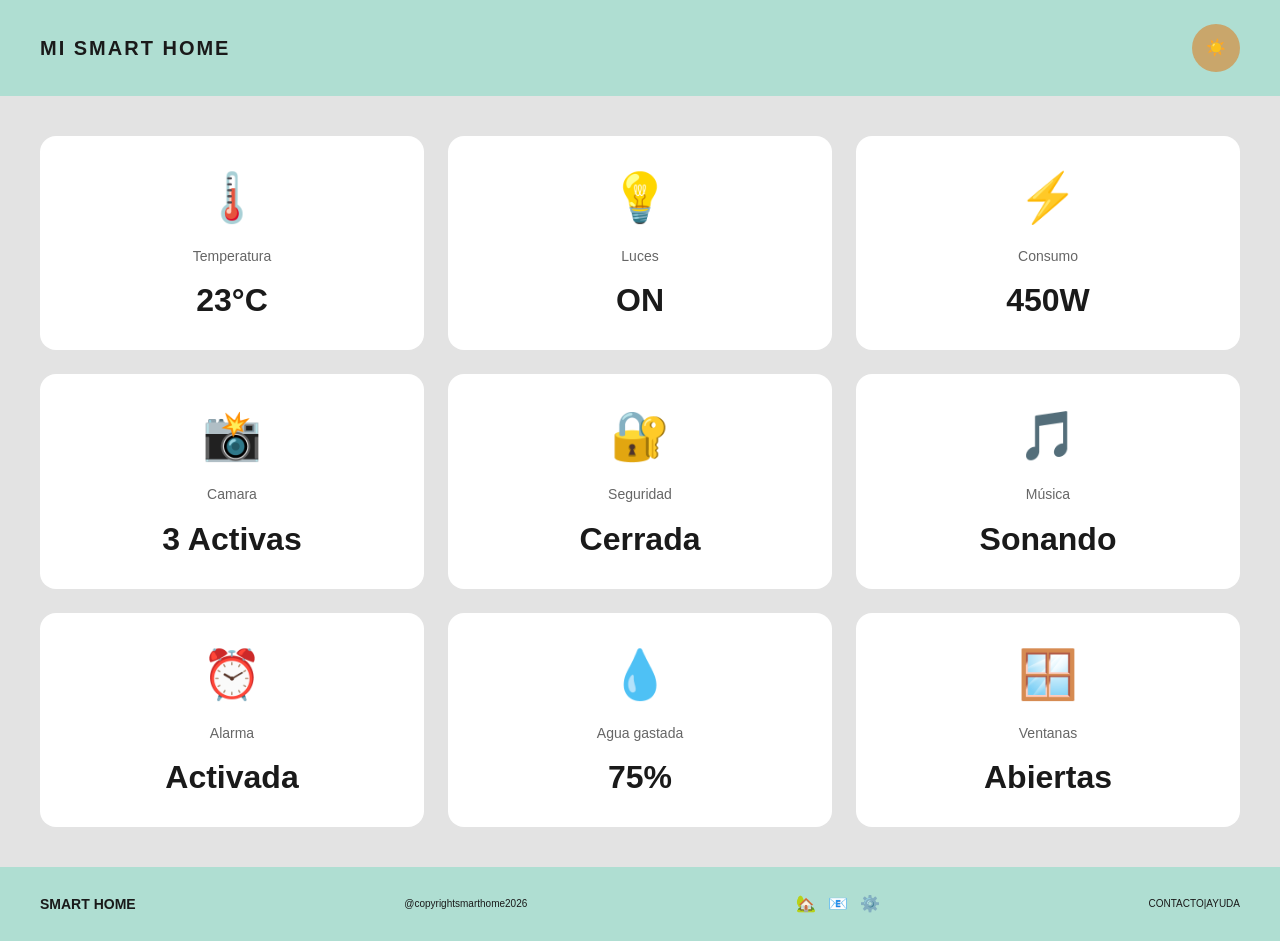
<file: index.html>
<!DOCTYPE html>
<html lang="en">
<head>
    <meta charset="UTF-8">
    <meta name="viewport" content="width=device-width, initial-scale=1.0">
    <title>SMART HOME</title>
    <link rel="stylesheet" href="CSS/smartHome.css">   
    <style>
    .grid-container{  /* Conteiner grid para la colocación de elementos  en filas y columnas*/
        display: grid;

    }
    </style>
</head>
<body>
    <input type="checkbox" id="theme-toggle" class=" theme-input">

        <!-- HEADER--->
       <header class="header">  
        <h1 class="header-title">MI SMART HOME</h1>
        <label for="theme-toggle" class="theme-toggle">
            <span class="theme-icon"></span>
        </label>
       </header> 

       <main class="dashboard"> <!--Definimos el contenido principal que tendrá nuestra pagina-->
        <!---widget de  temperatura-->
        <div class="content-widget">
            <span class="icon">🌡️</span>
            <p class="widget__label"> Temperatura</p>
            <p class="widget_value"> 23°C</p>            
        </div>
        <!--Widget controlador de luces --->
        <div class="content-widget">
          <span class="icon">💡</span>  
            <p class="widget__label"> Luces</p>
            <p class="widget_value">ON</p>
        </div>
        <!--Widget informante del consumo total--->
        <div class="content-widget">
           <span class="icon">⚡</span>     
            <p class="widget__label">Consumo</p>
            <p class="widget_value">450W</p>
        </div>
        <!---Widget de vigilancia-->
        <div class="content-widget">
           <span class="icon">📸</span>     
            <p class="widget__label">Camara</p>
            <p class="widget_value">3 Activas</p>           
        </div>
        <!---Widget vigilante de seguridad--->
        <div class="content-widget">
            <span class="icon">🔐</span>     
            <p class="widget__label">Seguridad</p>
            <p class="widget_value">Cerrada</p>     
        </div>
        <!--Widget controlador principal de música--->
        <div class="content-widget">
            <span class="icon">🎵</span>     
            <p class="widget__label">Música</p>
            <p class="widget_value">Sonando</p>   
        </div>

        <div class="content-widget">
            <span class="icon">⏰</span>
            <p class="widget__label">Alarma</p>
            <p class="widget_value">Activada</p>
        </div>

        <div class="content-widget">
            <span class="icon">💧</span>
            <p class="widget__label">Agua gastada</p>
            <p class="widget_value">75%</p>
        </div>
        <div class="content-widget">
            <span class="icon">🪟</span>
            <p class="widget__label">Ventanas</p>
            <p class="widget_value">Abiertas</p>
        </div>
       </main>

       <!---FOOTER --->
    <footer class="footer">
        <p class="footer-title"> SMART HOME</p>
        <div class="icons-footer">
         <span>🏡</span>
         <span>📧</span>
         <span>⚙️</span>    
        </div>
        <p class="links"> CONTACTO|AYUDA</p>
        <p class="copyright"> @copyrightsmarthome2026</p>
    </footer>

</body>
</html>
</file>
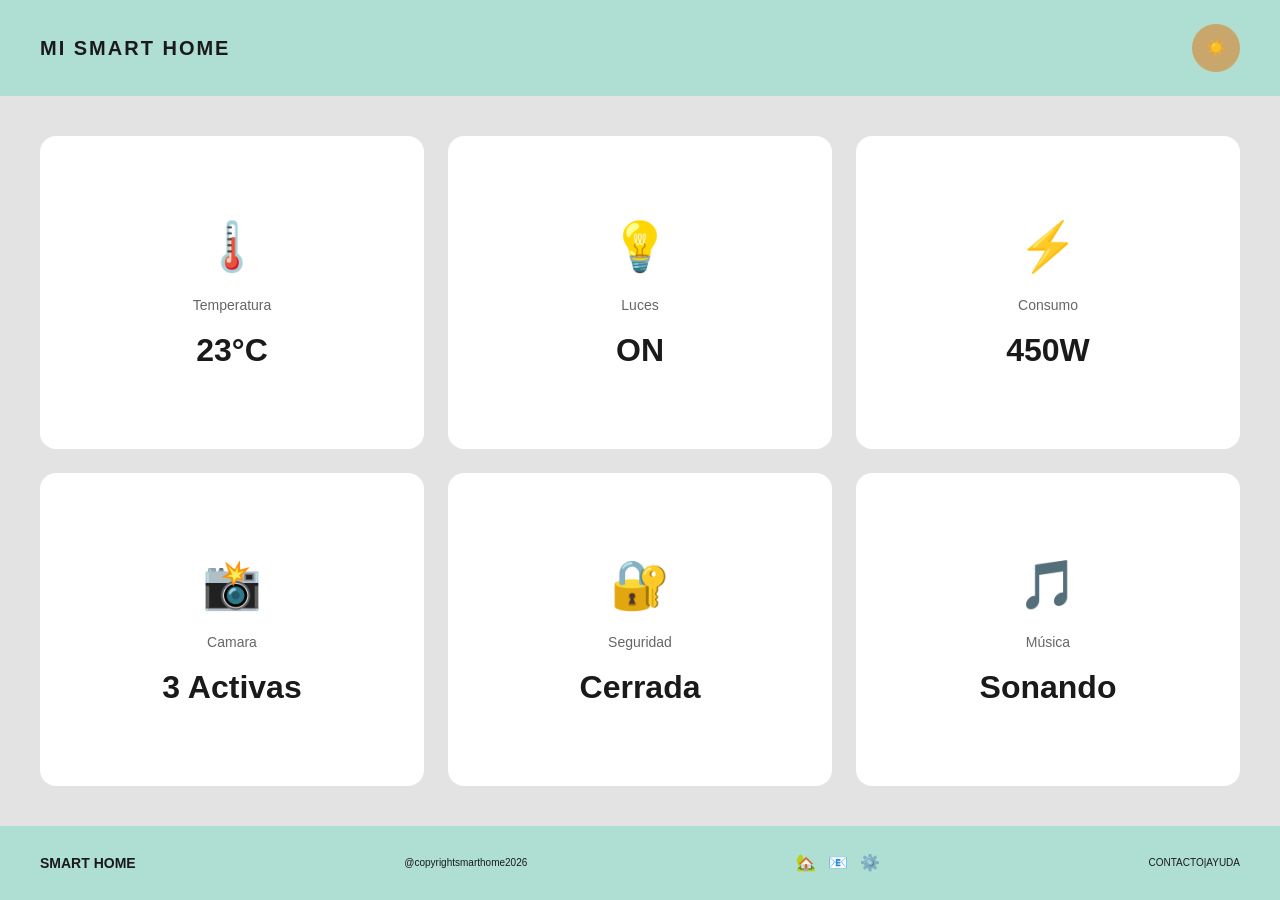
<file: HTML/index.html>
<!DOCTYPE html>
<html lang="en">
<head>
    <meta charset="UTF-8">
    <meta name="viewport" content="width=device-width, initial-scale=1.0">
    <title>SMART HOME</title>
    <link rel="stylesheet" href="/CSS/smartHome.css">   
    <style>
    .grid-container{  /* Conteiner grid para la colocación de elementos  en filas y columnas*/
        display: grid;

    }
    </style>
</head>
<body>
    <input type="checkbox" id="theme-toggle" class=" theme-input">

        <!-- HEADER--->
       <header class="header">  
        <h1 class="header-title">MI SMART HOME</h1>
        <label for="theme-toggle" class="theme-toggle">
            <span class="theme-icon"></span>
        </label>
       </header> 

       <main class="dashboard"> <!--Definimos el contenido principal que tendrá nuestra pagina-->
        <!---widget de  temperatura-->
        <div class="content-widget">
            <span class="icon">🌡️</span>
            <p class="widget__label"> Temperatura</p>
            <p class="widget_value"> 23°C</p>            
        </div>
        <!--Widget controlador de luces --->
        <div class="content-widget">
          <span class="icon">💡</span>  
            <p class="widget__label"> Luces</p>
            <p class="widget_value">ON</p>
        </div>
        <!--Widget informante del consumo total--->
        <div class="content-widget">
           <span class="icon">⚡</span>     
            <p class="widget__label">Consumo</p>
            <p class="widget_value">450W</p>
        </div>
        <!---Widget de vigilancia-->
        <div class="content-widget">
           <span class="icon">📸</span>     
            <p class="widget__label">Camara</p>
            <p class="widget_value">3 Activas</p>           
        </div>
        <!---Widget vigilante de seguridad--->
        <div class="content-widget">
            <span class="icon">🔐</span>     
            <p class="widget__label">Seguridad</p>
            <p class="widget_value">Cerrada</p>     
        </div>
        <!--Widget controlador principal de música--->
        <div class="content-widget">
            <span class="icon">🎵</span>     
            <p class="widget__label">Música</p>
            <p class="widget_value">Sonando</p>   
        </div>
       </main>

       <!---FOOTER --->
    <footer class="footer">
        <p class="footer-title"> SMART HOME</p>
        <div class="icons-footer">
         <span>🏡</span>
         <span>📧</span>
         <span>⚙️</span>    
        </div>
        <p class="links"> CONTACTO|AYUDA</p>
        <p class="copyright"> @copyrightsmarthome2026</p>
    </footer>

</body>
</html>
</file>
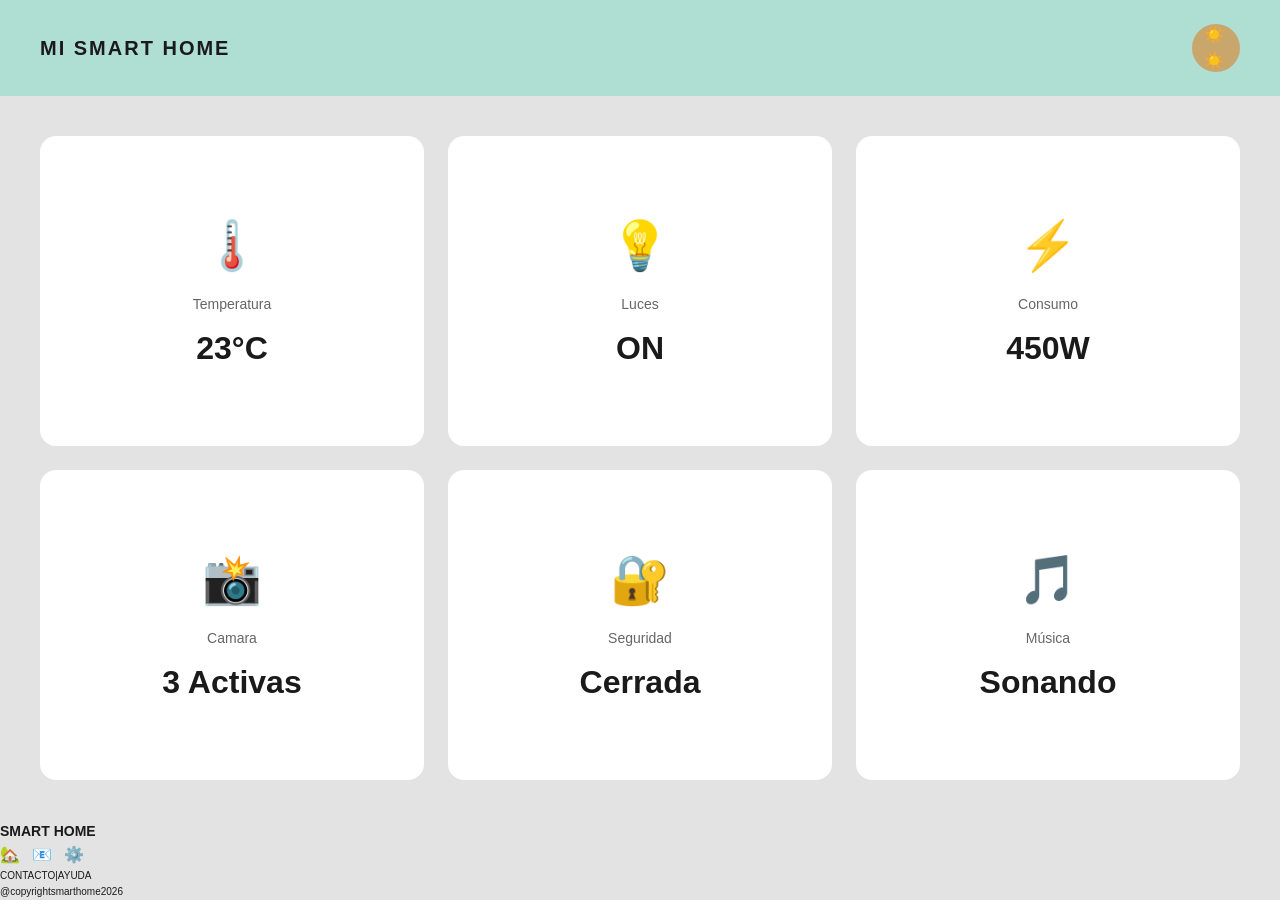
<file: HTML/smartHome.html>
<!DOCTYPE html>
<html lang="en">
<head>
    <meta charset="UTF-8">
    <meta name="viewport" content="width=device-width, initial-scale=1.0">
    <title>SMART HOME</title>
    <link rel="stylesheet" href="/CSS/smartHome.css">   
    <style>
    .grid-container{  /* Conteiner grid para la colocación de elementos  en filas y columnas*/
        display: grid;

    }
    </style>
</head>
<body>
    <input type="checkbox" id="theme" class=" theme-input">

        <!-- HEADER--->
       <header class="header">  
        <h1 class="header-title">MI SMART HOME</h1>
        <label for="theme-toggle" class="theme-toggle">
            <span class="theme-icon">☀️</span>
        </label>
       </header> 

       <main class="dashboard"> <!--Definimos el contenido principal que tendrá nuestra pagina-->
        <!---widget de  temperatura-->
        <div class="content-widget">
            <span class="icon">🌡️</span>
            <p class="widget__label"> Temperatura</p>
            <p class="widget_value"> 23°C</p>            
        </div>
        <!--Widget controlador de luces --->
        <div class="content-widget">
          <span class="icon">💡</span>  
            <p class="widget__label"> Luces</p>
            <p class="widget_value">ON</p>
        </div>
        <!--Widget informante del consumo total--->
        <div class="content-widget">
           <span class="icon">⚡</span>     
            <p class="widget__label">Consumo</p>
            <p class="widget_value">450W</p>
        </div>
        <!---Widget de vigilancia-->
        <div class="content-widget">
           <span class="icon">📸</span>     
            <p class="widget__label">Camara</p>
            <p class="widget_value">3 Activas</p>           
        </div>
        <!---Widget vigilante de seguridad--->
        <div class="content-widget">
            <span class="icon">🔐</span>     
            <p class="widget__label">Seguridad</p>
            <p class="widget_value">Cerrada</p>     
        </div>
        <!--Widget controlador principal de música--->
        <div class="content-widget">
            <span class="icon">🎵</span>     
            <p class="widget__label">Música</p>
            <p class="widget_value">Sonando</p>   
        </div>
       </main>

       <!---FOOTER --->
    <footer class="footer-principal">
        <p class="footer-title"> SMART HOME</p>
        <div class="icons-footer">
         <span>🏡</span>
         <span>📧</span>
         <span>⚙️</span>    
        </div>
        <p class="links"> CONTACTO|AYUDA</p>
        <p class="copyright"> @copyrightsmarthome2026</p>
    </footer>

</body>
</html>
</file>
<file: CSS/smartHome.css>
.contenedor{min-width: 100%;}


*{
  margin: 0;
  padding: 0;
  box-sizing: border-box;
}
html{
  font-size: 100%;
}
body{
  background-color: var(--bgPrimary);
  color:var(--textPrimary);
  min-height: 100vh;
  display: flex;
  flex-direction: column;
  font-family: 'arial',sans-serif;
  line-height: 1.6;
  overflow-x: hidden;
  transition: background-color 0.3s ease,color 0.3s ease ;
}
.theme-input{
  display: none;
}
/*
<=========================>
DECLARACIÓN DE VARIABLES.
<=========================>
*/
:root{
/*VARIABLES  MODO CLARO*/
--colorBg:#E3E3E3;
--colorSurface:#AFDED2;
--colorBorder:#8B8B87;
--colorAccent: #C9A66B;
--colorAccent1: #F2B880;
--colorWidget:#FFFFFF;
/* MODO OSCURO*/
--colorBgNight:#1E3A5F;
--colorSurfaceNight:#2E5984;
--colorAccentNight:#6DA3D6;
--colorNight:#0D1F3C;
--colorNightBright:#87CEEB;

/*COLOR DE  TEXTO*/
--colorTextDark:#1a1a1a;
--colorTextGray:#666666;
--colorTextGrayLigth:#8B8B87;
--colorTextLigth:#f5f5f5;
--colorTextNight: #B0C4DE;

/*DECLARACIÓN DE VARIABLES CONTENEDORA DE VARIABLES CROMÁTICA*/
--bgPrimary:var(--colorBg);
--bgHeader:var(--colorSurface);
--bgWidget:var(--colorWidget);
--bgfooter:var(--colorSurface);

--textPrimary:var(--colorTextDark);
--textSecondary:var(--colorTextGray);
--texTertiary:var(--colorTextGrayLight);


--accentPrimary:var(--colorAccent);
--accentSecundary:var(--colorAccent1);


--colorBorder:var(--colorBorder);
--colorShadow:rgba(139,139,135,0.2);



/*DECLARACIÓN DE VARIABLES DE TAMAÑO Y ESPACIADO*/

--xSpacing:0.5rem;
--smSpacing:1rem;
--mdSpacing:1.5rem;
--lgSpacing:2rem;
--xlSpacing:2.5rem;



--fontSizeXs:0.625rem;
--smFontSize:0.875rem;
--baseFontSize:1rem;
--lgFontSize:1.25rem;
--xlFontSize:2rem;
--iconSize:2.5rem;

--smBorderRadius:1rem;
--mdBorderRadius:1.5rem;
/*DECLARACION DE VARIABLES GRID Y ANCHO */
--widgetMinWidget:18.75rem;
--containerMaxWidget:90rem;
}
body:has(#theme-toggle:checked){
--bgPrimary:var(--colorBgNight);
--bgHeader:var(--colorNight);
--bgWidget:var(--colorSurfaceNight);
--bgfooter: var(--colorNight);

--textPrimary:var(--colorTextLigth);
--textSecondary:var(--colorTextGray);
--textTertiary:var(--colorTextGray);

--accentPrimary:var(--colorNightBright);
--accentSecondary:var(--colorAccentNight);


--borderColor:var(--colorAccentNight);
--shadowColor:rgba(13,31,60,0.4);

}
/*
========|
HEADER\/|
========|
*/
.header{
  background-color: var(--bgHeader);
  padding: var(--smSpacing) var(--smSpacing);
  display: flex;
  justify-content: space-between;
  align-items: center;
  transition: background-color 0.3 ease;
}
.header-title{
  font-size: var(--smFontSize);
  color: var(--textPrimary);
  font-weight: bold;
  letter-spacing: 0.1em;
  text-transform: uppercase;
}

.theme-toggle{
  background-color: var(--accentPrimary);
  border: none;
  padding: 0.75em;
  border-radius: 50%;
  cursor: pointer;
  display: flex;
  align-items: center;
  justify-content: center;
  transition: all 0.3s ease;
  width: 3em;
  height: 3em;
}
.theme-toggle:hover{
  transform: scale(1.1);
}
.theme-icon{
  font-size: var(--baseFontSize);
}
.theme-icon::before{

  content: '☀️';
}
body:has(#theme-toggle:checked) .theme-icon::before{
  content: '🌙';
}
/*
================================|
 CONTENIDO PRINCIPAL \/\/\/\/\/\|
================================|
*/
.dashboard{
  flex: 1;
  padding: var(--smSpacing);

  display: grid;
  grid-template-columns: repeat(auto-fill,minmax(var(--widgetMinWidget),1fr));
  gap: var(--smSpacing);
  max-width: 100%;
}

.content-widget{
background-color: var(--bgWidget);
border-radius: var(--smBorderRadius);
padding: 1.25em;


display: flex;
flex-direction: column;
align-items: center;
justify-content: center;
gap: 0.5em;


box-shadow: 0 0.25rem 0.75rem var(--shadowColor);
transition: all 0.3s ease;
min-height: 8.75rem;
}
.content-widget:hover{
  transform: translateY(-0.25rem);
  box-shadow: 0 0.5rem 1rem var(--shadowColor);
}

.icon{
  font-size: var(--iconSize);
  color: var(--accentPrimary);
  transition: color 0.3s ease;
}
.widget__label{
  font-size: var(--smFontSize);
  color: var(--textSecondary);
  text-align: center;
  font-weight: 400;
}
.widget_value{
  font-size: var(--xlFontSize);
  color: var(--textPrimary);
  font-weight: bold;
  text-align: center;
}

/*
=====================|
    FOOTER           |
=====================|
*/
.footer{
  background-color: var(--bgfooter);
  padding: var(--smSpacing) var(--smSpacing);

  display: flex;
  flex-direction: column;
  align-items: center;
  gap: 0.5rem;

  transition: background-color 0.3s ease;
}

.footer-title{
  font-size: var(--smFontSize);
  color: var(--textPrimary);
  font-weight: bold;
}

.icons-footer{
  display: flex;
  gap: 0.75rem;
  font-size: var(--baseFontSize);
  color: var(--textSecondary);
}

.links{
  font-size: var(--fontSizeXs);
  color: var(--texTertiary);
}

.copyright{
        
  font-size: var(--fontSizeXs);
  color: var(--texTertiary);
}
/*DESKTOP*/
@media(min-width:1024px){
  .dashboard{
    max-width: var(--containerMaxWidget);
    margin: 0;
    padding: var(--xlSpacing);
  }
  .content-widget{
    padding: 1.5em;
    min-height: 10rem;
  }

  .icon{
    font-size: 3rem;
  }
}
/*TABLETS*/
@media(min-width:768px){
  .header{
    padding: var(--mdSpacing) var(--xlSpacing);
  }
  .header-title{
    font-size: var(--lgFontSize);
  }
  .dashboard{
    padding: var(--xlSpacing);
    gap: var(--mdSpacing);
  }
  .content-widget{
    min-height: 10rem;
  }
  .footer{
    flex-direction: row;
    justify-content: space-between;
    padding: var(--mdSpacing) var(--xlSpacing);
  }

  .icons-footer{
    order: 2;
  }
  .links{
    order: 3;
  }

}
/*MEDIA QUERY PARA DESKTOPS DE MAYOR TAMAÑO */
@media(min-width:14440px){
.header{
  max-width: var(--containerMaxWidget);
  margin: 0 auto;
  width: 100%;
}
.footer{
  max-width: var(--containerMaxWidget);
  margin: 0 auto;
  width: 100%;
}
}
</file>
